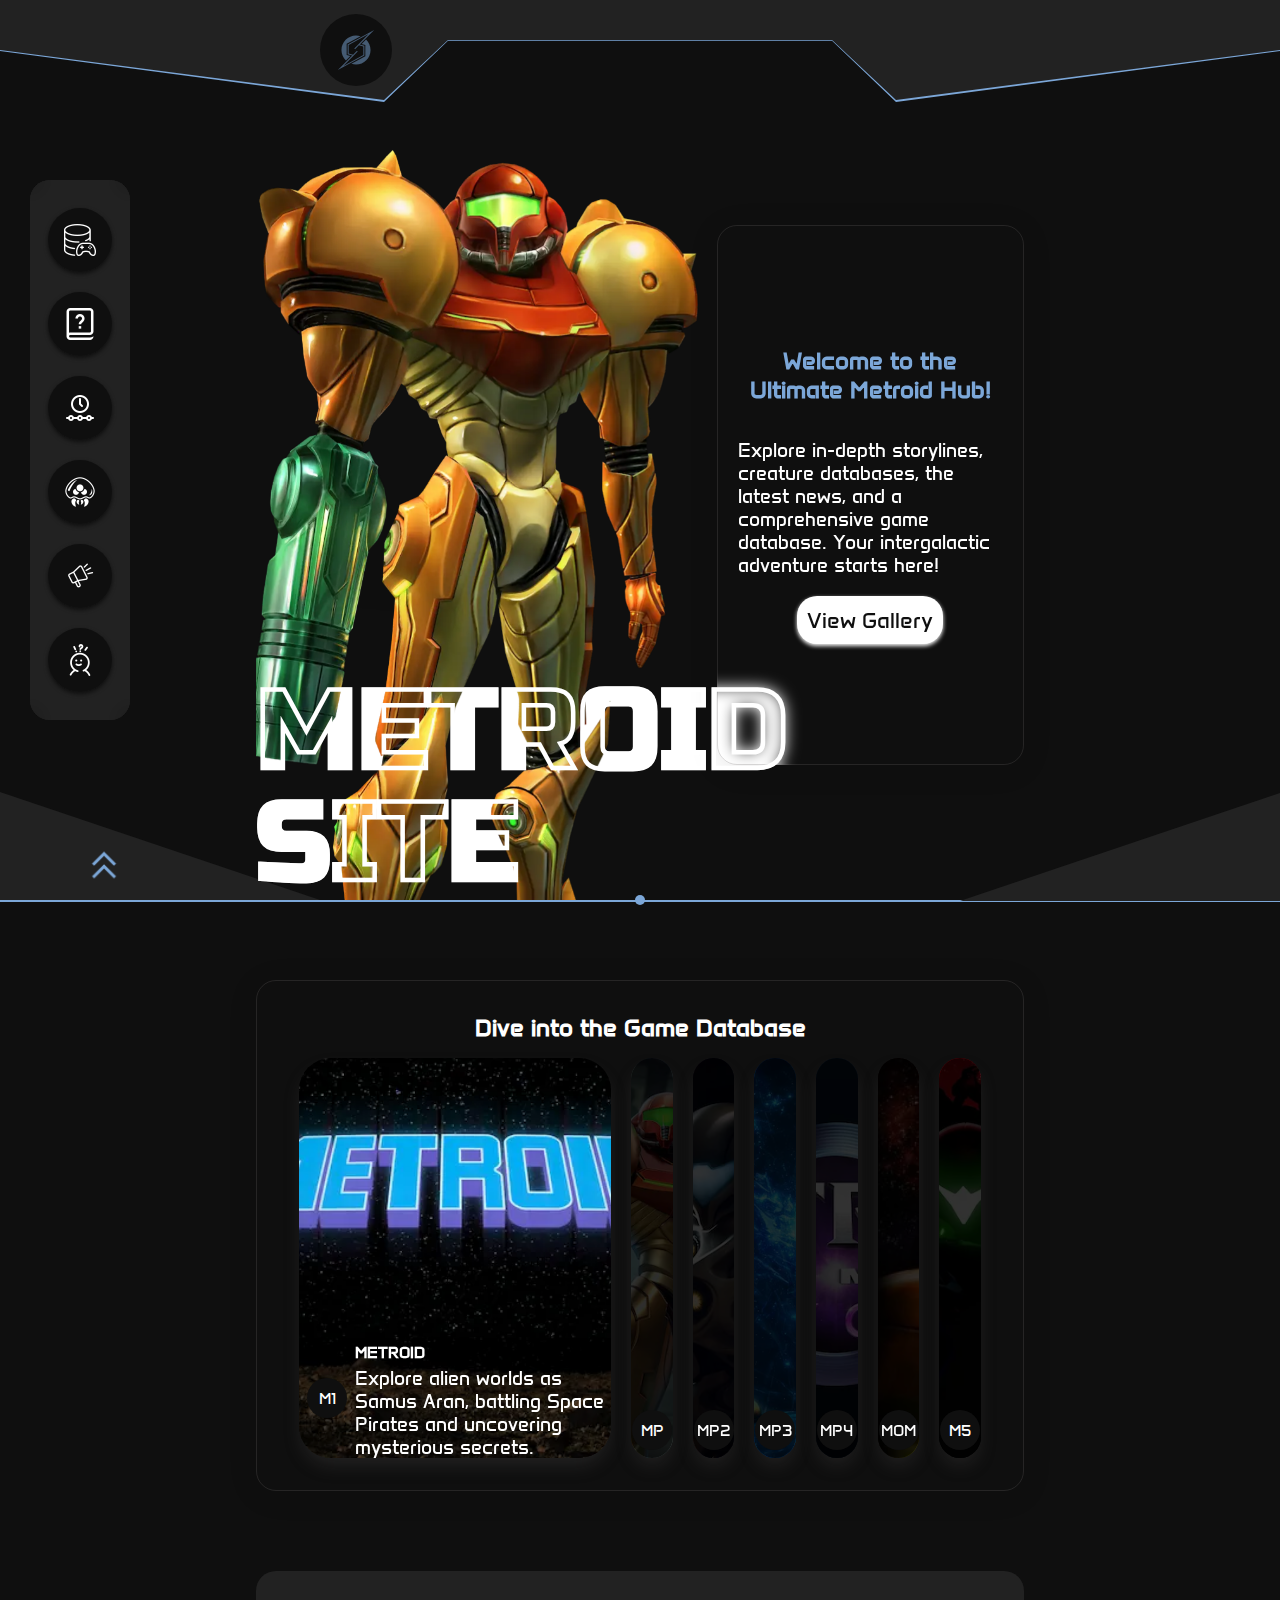
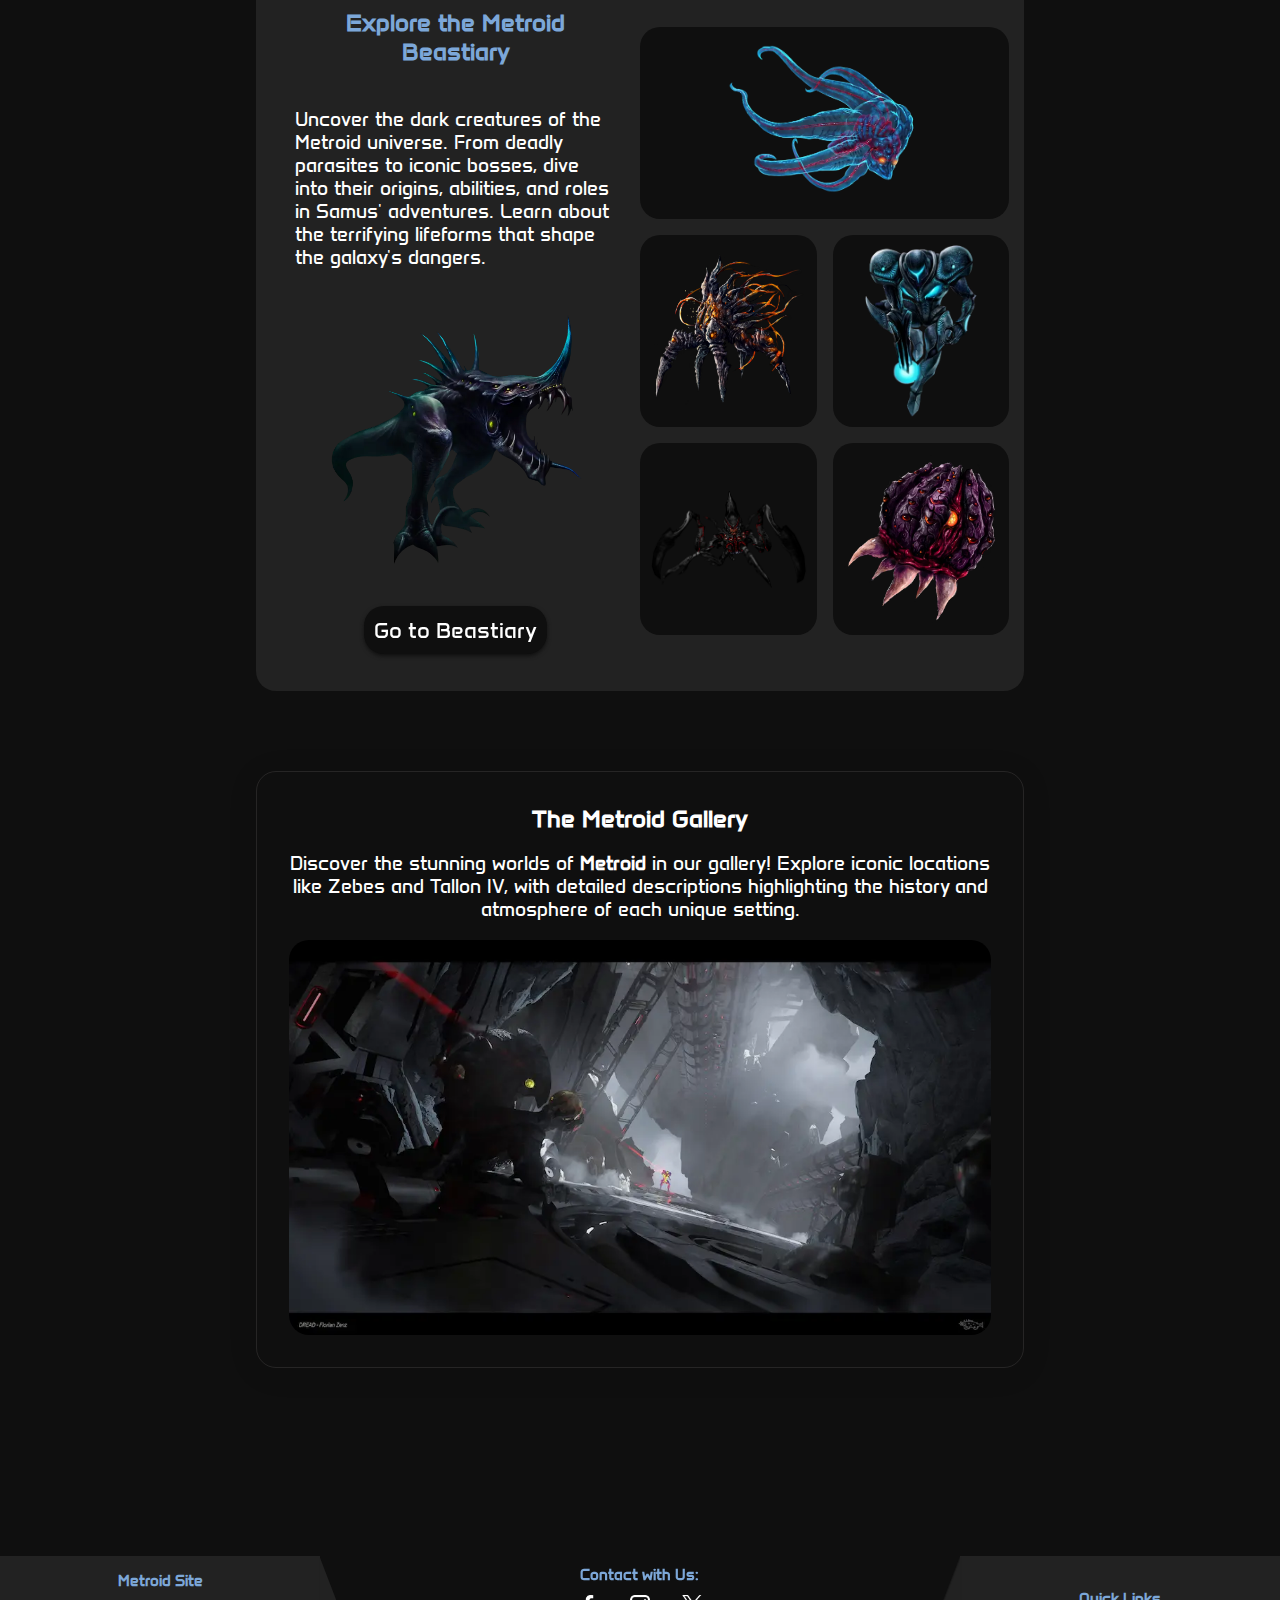
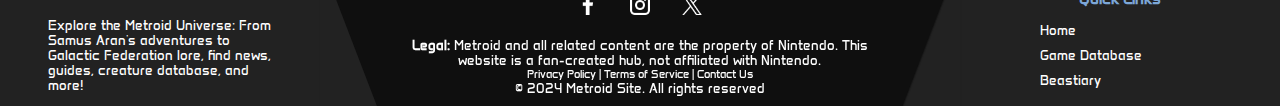
<file: index.html>
<!DOCTYPE html>
<html lang="en">
<head>
  <meta charset="UTF-8">
  <link rel="stylesheet" href="style.css">
  <link rel="preconnect" href="https://fonts.googleapis.com">
  <link rel="preconnect" href="https://fonts.gstatic.com" crossorigin>
  <link href="https://fonts.googleapis.com/css2?family=Anta&family=PT+Sans:ital,wght@0,400;0,700;1,400;1,700&family=Roboto:ital,wght@0,100;0,300;0,400;0,500;0,700;0,900;1,100;1,300;1,400;1,500;1,700;1,900&display=swap" rel="stylesheet">
  <link rel="preconnect" href="https://fonts.googleapis.com">
  <link rel="preconnect" href="https://fonts.gstatic.com" crossorigin>
  <link href="https://fonts.googleapis.com/css2?family=Anta&family=PT+Sans:ital,wght@0,400;0,700;1,400;1,700&family=Roboto:ital,wght@0,100;0,300;0,400;0,500;0,700;0,900;1,100;1,300;1,400;1,500;1,700;1,900&family=Russo+One&display=swap" rel="stylesheet">
  <link rel="icon" href="images/icons/morphball.webp">
  <meta name="viewport" content="width=device-width, initial-scale=1.0">
  <title>Metroid Site</title>
  <script href="script.js"></script>
</head>
<body>
  <header class="header" id="header">
    <div class="header__wrapper">
      <div class="header__shape">
        <a class="header__home-link" href="#">
          <img class="header__home-img" src="images/wallpapers/metroid_S_icon.svg" alt="Metroid 'S' symbol for home page link">
        </a>
        <button class="header__navbar-btn"></button>
      </div>
    </div>
    <nav class="navbar">
      <ul class="navbar__nav">
        <li class="navbar__nav-item">
          <a href="#" class="navbar__link">
            <div class="navbar__item-image-container">
              <img src="images/icons/game-database.png" alt="Game database icon" class="navbar__item-image">
              <div>
                <span class="navbar__item-name">Metroid Series Database</span>
              </div>
            </div>
          </a>
        </li>
        <li class="navbar__nav-item">
          <a href="#" class="navbar__link">
            <div class="navbar__item-image-container">
              <img src="images/icons/guidebook.png" alt="Game database icon" class="navbar__item-image">
              <div>
                <span class="navbar__item-name">Walkthroughs & Guides</span>
              </div>
            </div>
          </a>
        </li>
        <li class="navbar__nav-item">
          <a href="#" class="navbar__link">
            <div class="navbar__item-image-container">
              <img src="images/icons/timeline.png" alt="Game database icon" class="navbar__item-image">
              <div>
                <span class="navbar__item-name">Story Lore and Timeline</span>
              </div>
            </div>
          </a>
        </li>
        <li class="navbar__nav-item">
          <a href="#" class="navbar__link">
            <div class="navbar__item-image-container">
              <img src="images/icons/metroid.png" alt="Game database icon" class="navbar__item-image">
              <div>
                <span class="navbar__item-name">Beastiary</span>
              </div>
            </div>
          </a>
        </li>
        <li class="navbar__nav-item">
          <a href="#" class="navbar__link">
            <div class="navbar__item-image-container">
              <img src="images/icons/news.png" alt="Game database icon" class="navbar__item-image">
              <div>
                <span class="navbar__item-name">News & Updates</span>
              </div>
            </div>
          </a>
        </li>
        <li class="navbar__nav-item">
          <a href="#" class="navbar__link">
            <div class="navbar__item-image-container">
              <img src="images/icons/faq.png" alt="Game database icon" class="navbar__item-image">
              <div>
                <span class="navbar__item-name">FAQs & Help Section</span>
              </div>
            </div>
          </a>
        </li>
      </ul>
    </nav>
  </header>
  <main class="main">
    <section class="main__intro">
      <h1 data-content="METROID SITE">METROID SITE</h1>
      <div class="model"></div>
      <div class="main__intro-container">
        <h2>Welcome to the Ultimate Metroid Hub!</h2>
        <p>Explore in-depth storylines, creature databases, the latest news, and a comprehensive game database. Your intergalactic adventure starts here!</p>
        <button class="main__btn">View Gallery</button>
      </div>
    </section>
    <section class="main__game-database">
      <h2>Dive into the Game Database</h2>
      <div class="main__slider-wrapper">
        <div class="main__slider-images">
          <img src="images/wallpapers/metroid-prime-wallpaper.webp" alt="Metroid Prime wallpaper with samus on the front and the metroid logo" class="slider-image">
          <img src="images/wallpapers/metroid-prime-2-wallpaper.webp" alt="Metroid Prime 2 wallpaper" class="slider-image">
          <img src="images/wallpapers/metroid-prime-3-wallpaper.webp" alt="Metroid Prime 3 wallpaper with samus and dark samus facing each other" class="slider-image">
        </div>
        <button class="slider-btn prev">&#10094</button>
        <button class="slider-btn next">&#10095</button>
      </div>
      <div class="main__card-wrapper">
        <input type="radio" name="slide" id="c1" checked>
        <label for="c1" class="card">
          <div class="row">
            <div class="icon">M1</div>
            <div class="description">
              <h4>Metroid</h4>
              <p>Explore alien worlds as Samus Aran, battling Space Pirates and uncovering mysterious secrets.</p>
            </div>
          </div>
        </label>
        <input type="radio" name="slide" id="c2" >
        <label for="c2" class="card">
          <div class="row">
            <div class="icon">M2</div>
                <div class="description">
                  <h4>Metroid II: Return of Samus</h4>
                    <p>Hunt the Metroids on their homeworld in this atmospheric, iconic sequel.</p>
                </div>
            </div>
        </label>
        <input type="radio" name="slide" id="c3" >
        <label for="c3" class="card">
          <div class="row">
            <div class="icon">SM</div>
              <div class="description">
                  <h4>Super Metroid</h4>
                  <p>Explore expansive worlds, solve mysteries, and defeat powerful enemies in this classic.</p>
                </div>
            </div>
        </label>
        <input type="radio" name="slide" id="c4" >
        <label for="c4" class="card">
          <div class="row">
            <div class="icon">MF</div>
              <div class="description">
                <h4>Metroid Fusion</h4>
                  <p>A thrilling story-driven journey with intense combat and exploration as Samus Aran.</p>
                </div>
            </div>
        </label>
        <input type="radio" name="slide" id="c5" >
        <label for="c5" class="card">
          <div class="row">
            <div class="icon">MP</div>
              <div class="description">
                <h4>Metroid Prime</h4>
                  <p>Experience first-person exploration, combat, and discovery on an alien world.</p>
                </div>
            </div>
        </label>
        <input type="radio" name="slide" id="c6" >
        <label for="c6" class="card">
          <div class="row">
            <div class="icon">MP2</div>
              <div class="description">
                <h4>Metroid Prime 2: Echoes</h4>
                  <p>A dark, atmospheric sequel with dual-world mechanics and complex combat.</p>
                </div>
            </div>
        </label>
        <input type="radio" name="slide" id="c7" >
        <label for="c7" class="card">
          <div class="row">
            <div class="icon">MP3</div>
              <div class="description">
                <h4>Metroid Prime 3: Corruption</h4>
                  <p>A sci-fi adventure with advanced combat, exploration, and story-driven gameplay.</p>
                </div>
            </div>
        </label>
        <input type="radio" name="slide" id="c8" >
        <label for="c8" class="card">
          <div class="row">
            <div class="icon">MP4</div>
              <div class="description">
                <h4>Metroid Prime 4: Beyond</h4>
                  <p>The highly anticipated next chapter in the iconic first-person sci-fi exploration series.</p>
                </div>
            </div>
        </label>
        <input type="radio" name="slide" id="c9" >
        <label for="c9" class="card">
          <div class="row">
            <div class="icon">MOM</div>
              <div class="description">
                <h4>Metroid: Other M</h4>
                  <p>A blend of 2D exploration and 3D action with a focus on story.</p>
                </div>
            </div>
        </label>
        <input type="radio" name="slide" id="c10" >
        <label for="c10" class="card">
          <div class="row">
            <div class="icon">M5</div>
              <div class="description">
                <h4>Metroid Dread</h4>
                  <p>A thrilling, atmospheric return to classic 2D Metroid exploration with modern mechanics.</p>
                </div>
            </div>
        </label>
      </div>
    </section>
    <section class="main__beastiary">
      <div class="main__beastiary-main-content">
        <h2>Explore the Metroid Beastiary</h2>
        <p>Uncover the dark creatures of the Metroid universe. From deadly parasites to iconic bosses, dive into their origins, abilities, and roles in Samus' adventures. Learn about the terrifying lifeforms that shape the galaxy's dangers.</p>
        <img src="images/creatures/MP2/klipartz.webp" alt="metroid prime 2 creature">
        <button class="main__btn">Go to Beastiary</button>      
      </div>
      <div class="main__beastiary-grid">
        <a href="#">
          <img class="beast" src="images/creatures/MP1/metroid-prime-core.webp" alt="metroid prime core form">
        </a>
        <a href="#">
          <img class="beast" src="images/creatures/MP2/lumineon.webp" alt="metroid prime 2 boss creature">
        </a>
        <a href="#">
          <img class="beast" src="images/creatures/MP1/dark-samus-2.webp" alt="dark samus full body posing">
        </a>
        <a href="#">
          <img class="beast" src="images/creatures/MP1/metroid-prime.webp" alt="metroid prime 1 in exoskeleton form">
        </a>
        <a href="#">
          <img class="beast" src="images/creatures/MP1/tallon-metroid.webp".webp" alt="metroid larva">
        </a> 
      </div>
    </section>
    <section class="main__gallery">
      <h2>The Metroid Gallery</h2>
      <p>Discover the stunning worlds of <strong>Metroid</strong> in our gallery! Explore iconic locations like Zebes and Tallon IV, with detailed descriptions highlighting the history and atmosphere of each unique setting.</p>
      <div class="main__slider-wrapper">
        <div class="main__slider-images">
          <img src="images/gallery/metroid-dread.webp" alt="Metroid Dread landscape with a chozo statue and samus" class="slider-image">
          <img src="images/gallery/Tallon4-2.webp" alt="Landscape of tallon 4" class="slider-image">
          <img src="images/gallery/phendrana.webp" alt="landscape of Phendrana Drifts" class="slider-image">
          <img src="images/gallery/prime2-torvus-bog.webp" alt="landscape of Torvus Bog" class="slider-image">
          <img src="images/gallery/prime3-fireworld.webp" alt="landscape from Metroid Prime 3" class="slider-image">
          <img src="images/gallery/SM.webp" alt="Landscape of the landing site in Super Metroid with Samus on her ship" class="slider-image">
          <img src="images/gallery/Tallon4.webp" alt="Landscape of tallon 4" class="slider-image">
          <img src="images/gallery/phazon-mines.webp" alt="landscape of the phazon mines" class="slider-image">
        </div>
        <button class="slider-btn prev">&#10094</button>
        <button class="slider-btn next">&#10095</button>
      </div>
    </section>
    <nav class="side-navbar">
      <div class="left">
        <button class="header__navbar-btn"></button>
      </div>
      <div class="right">

      </div>
    </nav>
  </main>
  <footer class="footer">
    <div class="footer__sides">
      <h3>Metroid Site</h3>
      <p class="footer__content">Explore the Metroid Universe: From Samus Aran's adventures to Galactic Federation lore, find news, guides, creature database, and more!</p>
    </div>
    <ul class="footer__list">
      <li class="footer__list-item">
        <h3>Metroid Site</h3>
        <p class="footer__content">
          Explore the Metroid Universe: From Samus Aran's epic adventures to the deep lore of the Galactic Federation, we're your ultimate source for everything Metroid. News, guides, fan creations, and more await!</p>
      </li>
      <li class="footer__list-item quick--links">
        <h3>Quick Links</h3>
        <a href="index.html">Home</a>
        <a href="#">Game Database</a>
        <a href="#">Beastiary</a>
      </li>
      <li class="footer__list-item contact--us">
        <h3>Contact with Us:</h3>
        <div class="footer__socials-container">
          <a href="#" class="footer__social-links"><img src="images/icons/facebook.png" alt="facebook logo"></a>
          <a href="#" class="footer__social-links"><img src="images/icons/instagram.png" alt="instagram logo"></a>
          <a href="#" class="footer__social-links"><img src="images/icons/twitter.png" alt="twitter logo"></a>
        </div>
      </li>
      <li class="footer__list-item legal--notes">
        <small>
          <p><strong>Legal: </strong>Metroid and all related content are the property of Nintendo. This website is a fan-created hub, not affiliated with Nintendo.</p>
          <a class="legal-links" href="#">Privacy Policy</a><span> | </span> 
          <a class="legal-links" href="#">Terms of Service</a></a><span> | </span> 
          <a class="legal-links" href="#">Contact Us</a>
          <p class="rights">© 2024 Metroid Site. All rights reserved</p>
        </small>
      </li>
    </ul>
    <div class="footer__sides">
      <h3>Quick Links</h3>
      <div>
        <a href="index.html">Home</a>
        <a href="#">Game Database</a>
        <a href="#">Beastiary</a>
      </div>
    </div> 
  </footer>
  <script src="script.js"></script>
</body>
</html>
</file>
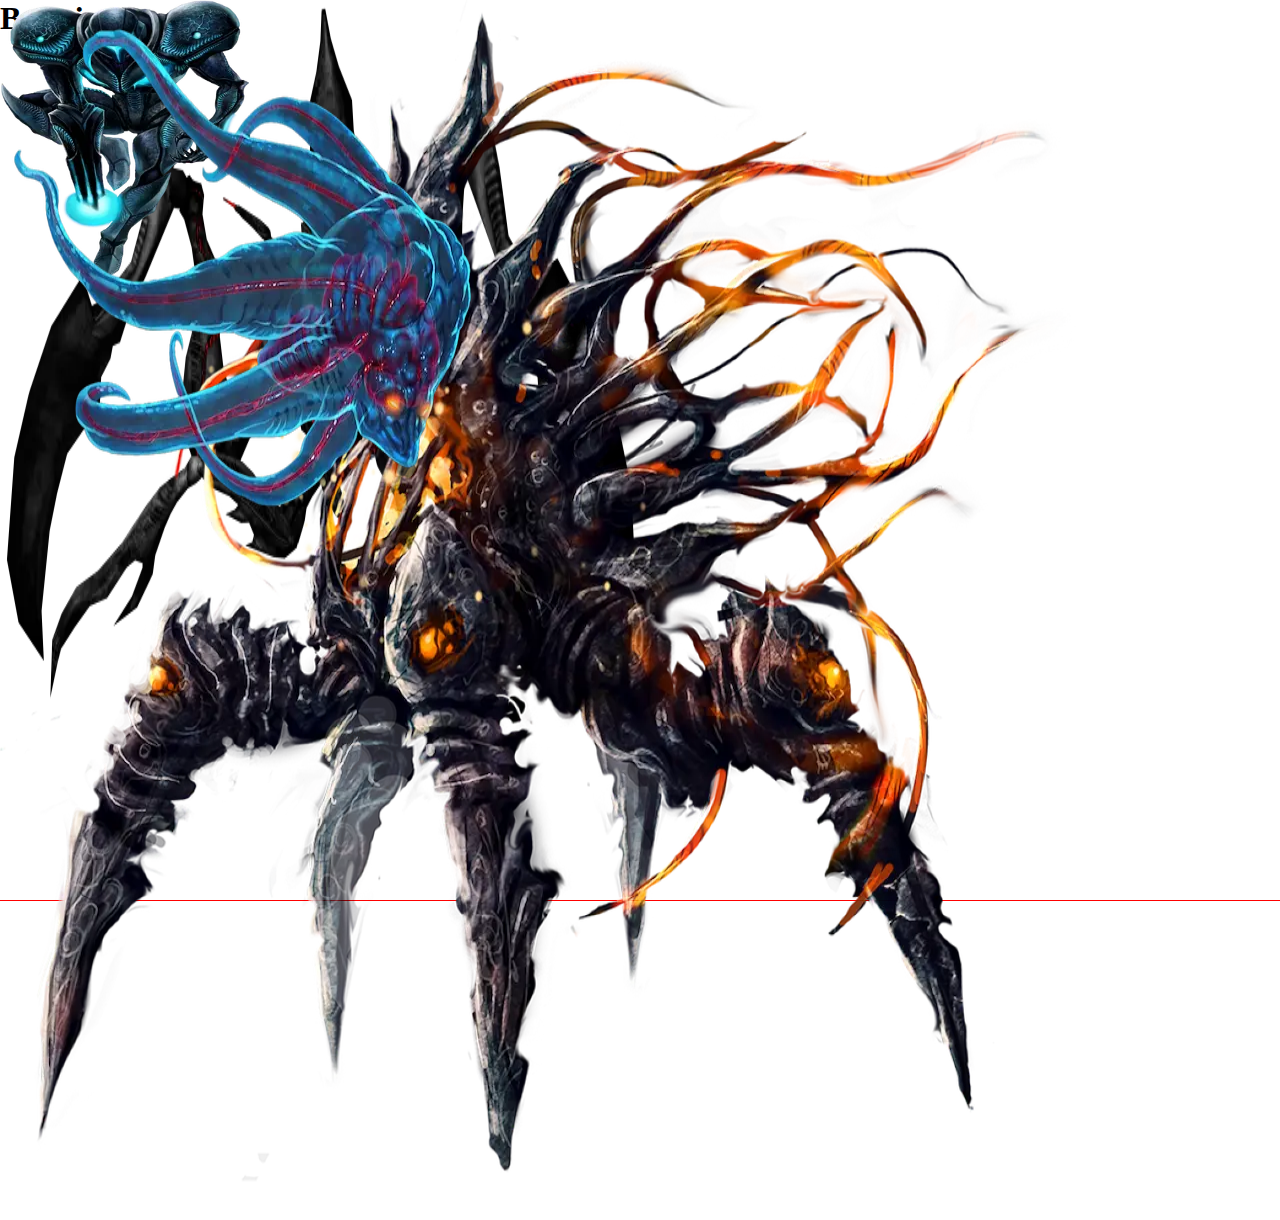
<file: Beastiary/beastiary.html>
<!DOCTYPE html>
<html lang="en">
<head>
  <meta charset="UTF-8">
  <meta name="viewport" content="width=device-width, initial-scale=1.0">
  <link rel="stylesheet" href="beastiary.css">
  <title>Beastiary</title>
</head>
<body>

  <main>
    <section class="main__intro">
      <h1>Beastiary</h1>
      <div class="beastiary-container">
        <img class="beast" src="../images/creatures/MP1/metroid-prime.webp" alt="metroid prime creature">
        <img class="beast" src="../images/creatures/MP2/lumineon.webp" alt="metroid prime 2 boss creature">
        <img class="beast" src="../images/creatures/MP1/dark-samus-2.webp" alt="Dark samus posing down">
        <img class="beast" src="../images/creatures/MP1/metroid-prime-core.webp" alt="metroid prime 2 boss creature">
      </div>
    </section>
  </main>

</body>
</html>
</file>
<file: style.css>
:root{
  --main-back-color: #222;
  --second-back-color: #0F0F0F;
  --third-back-color: #151515;
  --main-phazon-color: #7CA7D8;
  --main-font-color: #fff;
  --main-font-fam: "Anta", sans-serif;
  --second-font-fam: "Russo One", sans-serif;
  --transition: 0.2s ease-out; 
  --border-radius: 20px;
  --paragraph-font-size: 1.2rem;
  --side-bar-dec-width: 25%;
  --main-padding: 15px;
  --side-nav-height: 12dvh;
}

body{
  margin: 0;
  padding: 0;
  background-color: var(--second-back-color);
  box-sizing: border-box;
  display: flex;
  flex-direction: column;
  position: relative;
  overflow-x: hidden;
}

/* -- HEADER START --*/
.header{
  display: flex;
  justify-content: center;
  position: sticky;
  top: 0;
  background-color: var(--main-back-color);
  transition: background-color 0.3s ease;
  z-index: 10;
}

.header__wrapper{
  background-color: var(--second-back-color);
  border-radius: var(--border-radius);
  margin: 10px;
  padding: 5px;
  width: 100%;
}

.header__shape{
  display: flex;
  justify-content: space-between;
}

.header__home-link{
  width: 50px;
  margin-left: 10px;
}

.header__home-img{
  width: 100%;
  height: 100%;
  filter: drop-shadow(0px 100px 0 var(--main-phazon-color));
  transform: translateY(-100px);
}

.header__navbar-btn{
  outline-color: transparent;
  border: none;
  background-color: transparent;
  width: 40px;
  margin-right: 10px;
  cursor: pointer;
  background-image: url(images/icons/double-arrow-left.png);
  background-position: center;
  background-size: contain;
  background-repeat: no-repeat;
  transition: rotate var(--transition);
  z-index: 30;
}

.nav-btn-toggle{
  rotate: 180deg;
}
/* -- HEADER END --*/
/* -- NAVBAR START --*/
.navbar{
  width: 0;
  height: 100dvh;
  position: absolute;
  right: 0;
  top: 0;
  transition: width var(--transition);
  overflow: hidden;
  z-index: 20;
}

.appear{
  width: 100dvw;
}

.navbar__nav{
  list-style: none;
  margin: 0;
  padding: 0;
  display: flex;
  flex-direction: column;
  gap: 20px;
  background-color: #2222228b;
  width: 100%;
  height: 100%;
  padding-top: 80px;
  box-sizing: border-box;
  -webkit-backdrop-filter: blur(10px);
  backdrop-filter: blur(10px);
} 

.navbar__nav-item{
  display: flex;
  justify-content: center;
}

.navbar__link{
  display: flex;
  align-items: center;
  width: 80%;
  position: relative;
  padding: 10px;
  background-color: var(--main-back-color);
  border-radius: var(--border-radius);
  filter: drop-shadow(0 2px 2px var(--second-back-color));
  transition: filter var(--transition);
}

.navbar__link:hover{
  filter: drop-shadow(0 2px 2px #7ca7d83f);
}

.navbar__item-image-container{
  padding: 15px;
  border-radius: var(--border-radius);
  background-color: var(--second-back-color);
  display: flex;
  justify-content: left;
  align-items: center;
  width: 70px;
  transition: width var(--transition), background var(--transition);
}

.navbar__link:hover .navbar__item-image-container, .navbar__link:active .navbar__item-image-container, .navbar__link:hover .navbar__item-image-container div{
  width: 100%;
  background: linear-gradient(90deg, var(--second-back-color) 30%, var(--main-back-color) 60%, #7ca7d83f 100%);
}

.navbar__link:hover .navbar__item-image{
  filter: drop-shadow(0 2000px 0 var(--main-phazon-color));
  transform: translateY(-2000px);
}

.navbar__item-image{
  width: 70px;
  height: 70px;
}

.navbar__link .navbar__item-image-container div{
  display: flex;
  align-items: center;
}

.navbar__item-name{
  position: absolute;
  right: 5%;
  color: var(--main-font-color);
  font-family: var(--main-font-fam);
  font-size: 1.2rem;
}
/* -- NAVBAR END -- */
/* ---------- MAIN CONTENT ---------- */
.main__intro, .main__game-database, .main__gallery, .main__beastiary{
  width: clamp(400px, 850px, 60%);
}

/* -- INTRODUCTION --*/
.main{
  height: 100%;
  display: flex;
  flex-direction: column;
  align-items: center;
  position: relative;
  gap: 5rem;
}

.main__intro{
  height: 80dvh;
  border-radius: var(--border-radius);
  background-color: var(--main-back-color);
  background-position: center;
  background-size: cover;
  background-repeat: no-repeat;
  aspect-ratio: 16/9;
  display: flex;
  flex-direction: column;
  justify-content: center;
  align-items: center;
  margin: 3rem 1rem;
  position: relative;
}

.main__intro h1{
  margin: 0;
  position: relative;
  margin-top: 1rem;
  margin-bottom: auto;
  font-family: var(--second-font-fam);
  line-height: 1em;
  font-size: 3rem;
  color: var(--main-font-color);
}

.main__intro h1::after{
  position: absolute;
  inset: 0 0 0 0;
  content: attr(data-content);
  z-index: 2;
  -webkit-text-stroke: 1px var(--main-font-color);
  color: transparent;
}

.model{
  background-image: url(images/wallpapers/samus-aaran.webp);
  background-size: auto 130%;
  background-repeat: no-repeat;
  background-position: top center;
  width: 100%;
  height: 100%;
  position: absolute;
  top: 0;
  left: 0;
  z-index: 1;
}

.main__intro-container{
  width: 90%;
  height: 50%;
  box-sizing: border-box;
  padding: 20px;
  background: #ffffff00;
  border-radius: var(--border-radius);
  box-shadow: 0 4px 30px #0000001a;
  -webkit-backdrop-filter: blur(7.2px);
  backdrop-filter: blur(7.2px);
  border: 1px solid #6a666640;
  position: absolute;
  display: flex;
  flex-direction: column; 
  justify-content: center;
  z-index: 3;
}

p{
  color: var(--main-font-color);
  font-family: var(--main-font-fam);
  font-size: var(--paragraph-font-size);
}

.main__btn{
  font-family: var(--main-font-fam);
  border: transparent;
  border-radius: var(--border-radius);
  background-color: var(--second-back-color);
  width: max-content;
  font-size: 1.4rem;
  padding: 10px;
  cursor: pointer;
  color: var(--main-font-color);
  filter: drop-shadow(0 2px 2px var(--second-back-color));
  transition: filter var(--transition), background var(--transition);
}

.main__intro-container button{
  margin-bottom: 20px;
}

.main__btn:hover{
  filter: drop-shadow(0 2px 2px #7ca7d8ab);
  background: linear-gradient(90deg, var(--second-back-color) 30%, var(--main-back-color) 60%, #7ca7d83f 100%);
}
/* -- IMAGE SLIDER --*/
.main__game-database{
  padding: 2rem !important;
  box-sizing: border-box;
}

h2{
  text-align: center;
  font-family: var(--main-font-fam);
  color: var(--main-font-color);
  margin-bottom: 1rem;
}

.main__slider-wrapper{
  position: relative;
  max-width: 48rem;
  margin: 0 auto;
  overflow: hidden;
  border-radius: var(--border-radius);
}

.main__slider-images{
  display: flex;
  aspect-ratio: 16/9;
  overflow-x: auto;
  position: relative;
  justify-content: center;
}

.main__slider-images::-webkit-scrollbar {
  display: none;
}

.slider-image{
  display: none;
}

.display-slide{
  display: block;
}

.slider-btn{
  position: absolute;
  opacity: 0;
  top: 0;
  height: 100%;
  border: none;
  cursor: pointer;
  width: 10%;
  font-size: 1.5rem;
  color: #7ca7d856;
  transition: opacity 0.2s linear;
}

.main__slider-wrapper:hover .slider-btn{
  opacity: 1;
}

.prev{
  background: linear-gradient(to right, #00000075 10%, transparent 100%);
}

.next{
  right: 0;
  background: linear-gradient(to left, #00000075 10%, transparent 100%);
}

.main__card-wrapper{
  display: none;
}

/* -- BEASTIARY --*/
.main__beastiary{
  display: flex;
  flex-direction: column;
  background-color: var(--main-back-color);
  border-radius: var(--border-radius);
  padding: var(--main-padding);
  box-sizing: border-box;
  position: relative;
}

.main__beastiary-main-content{
  padding: 2rem;
  display: flex;
  flex-direction: column;
  justify-content: space-evenly;
  align-items: center;
}

.main__beastiary h2{
  margin: 0;
  text-align: start;
  color: var(--main-phazon-color);
}

.main__beastiary img{
  width: 80%;
}

.main__beastiary-main-content button{
  margin-top: 1rem;
}

.main__beastiary-grid{
  display: none;
}

/* Main Gallery */
.main__gallery, .main__game-database{
  border-radius: var(--border-radius);
  padding: var(--main-padding);
  box-shadow: 0 4px 30px #0000001a;
  border: 1px solid #6a666640;
}

.main__gallery h2{
  margin: 0;
}

/* --------- END OF MAIN SECTION -------- */
/* -- FOOTER -- */
footer{
  border-top: 2px solid var(--main-font-color);
  margin-top: 50px;
  font-family: var(--main-font-fam);
  font-size: 0.8rem;
  overflow: hidden;
  position: relative;
  display: flex;
  justify-content: center;
}

.footer__sides{
  display: none;
}

.footer__list{
  list-style: none;
  width: 70%;
  padding: 10px;
  margin:0;
  display: flex;
  gap: 10px;
  flex-direction: column;
  justify-content: center;
  align-items: center;
  color: var(--main-font-color);
  text-align: center;
}

.footer__list-item{
  width: 100%;
  font-size: 0.8rem;
  display: flex;
  flex-direction: column;
  justify-content: center;
  align-items: center;
}

.footer__list-item h3{
  color: var(--main-phazon-color);
  margin: 0;
  margin-bottom: 5px;
  padding: 0;
}

.footer__list-item p{
  margin: 0;
  font-size: 0.8rem;
}

.quick--links{
  display: none;
}

.contact--us{
  gap: 0.4rem;
}

.footer__socials-container{
  display: flex;
  gap: 2rem;
}

.footer__social-links img{
  width: 20px;
  height: 20px;
  filter: drop-shadow(0px -200px 0 var(--main-font-color));
  transform: translateY(200px);
}

.legal--notes small a, .footer__sides a{
  text-decoration: none;
  color: var(--main-font-color);
}

.legal--notes small a:hover, .footer__sides a:hover{
  text-decoration: underline;
  color: var(--main-phazon-color);
}
/*-- END OF FOOTER */

/* -- MEDIA QUERIES --*/

/* Desktop */
@media screen and (min-width:1200px){

  .header{
    background-color: transparent;
    position: fixed;
    width: 100%;
  }

  .header__wrapper{
    position: relative;
    width: 100%;
    height: 100px;
    margin: 0;
    padding: 0;
    background-color: transparent;
  }

  .header__wrapper::before {
    content: "";
    position: absolute;
    left: 0;
    right: 0;
    border: 51px solid var(--main-phazon-color);
    clip-path: polygon(0 0, 100% 0, 100% 50%, 70% 100%, 65% 40%, 35% 40%, 30% 100%, 0 50%);
  }

  .header__shape{
    background-color: var(--main-back-color);
    width: 100%;
    height: 100%;
    position: relative;
    clip-path: polygon(0 0, 100% 0, 100% 50%, 70% 100%, 65% 40%, 35% 40%, 30% 100%, 0 50%);
    justify-content: start;
    align-items: center;
  }

  .header__home-link{
    width: 4.5rem;
    height: 4.5rem;
    padding: 10px;
    border-radius: 50%;
    box-sizing: border-box;
    background-color: var(--second-back-color);
    margin-left: 25%;
  }

  .header__shape button{
    display: none;
  }

  .header__navbar-btn{
    width: 3rem;
    height: 3rem;
    position: absolute;
    top: 45%;
    left: 80px;
    rotate: 90deg;
  }

  .nav-btn-toggle{
    rotate: 180deg;
  }

  /* Main intro section */
  .main__intro, .main__game-database, .main__beastiary, .main__gallery{
    width: 60%;
    box-sizing: border-box;
  }


  .main__intro{
    height: 100dvh;
    display: flex;
    flex-direction: column;
    justify-content: center;
    align-items: center;
    position: relative;
    background-color: transparent;
    margin: 0;
  }

  .main__intro::after{
    content: '';
    position: absolute;
    width: 100dvw;
    height: 2px;
    bottom: -2px;
    background-color: var(--main-phazon-color);
  }

  .main__intro::before{
    content: '';
    position: absolute;
    width: 10px;
    height: 10px;
    bottom: -5px;
    border-radius: 50%;
    background-color: var(--main-phazon-color);
  }
  
  .main__intro h1{
    width: min-content;
    margin: 0;
    position: relative;
    margin-top: auto;
    margin-right: auto;
    font-family: var(--second-font-fam);
    line-height: 1em;
    font-size: 7rem;
    color: var(--main-font-color);
  }
  
  .main__intro h1::after{
    position: absolute;
    inset: 0 0 0 0;
    content: attr(data-content);
    z-index: 2;
    -webkit-text-stroke: 1px var(--main-font-color);
    color: transparent;
  }
  
  .model{
    background-image: url(images/wallpapers/samus-aaran.webp);
    background-size: auto 120%;
    background-repeat: no-repeat;
    background-position: -15% -70%;
    width: 100%;
    height: 100%;
    margin: 0;
    z-index: 1;
  }

  .main__intro-container{
    width: 40%;
    height: 60%;
    box-sizing: border-box;
    padding: 20px;
    background: #ffffff00;
    border-radius: var(--border-radius);
    box-shadow: 0 4px 30px #0000001a;
    backdrop-filter: blur(7.2px);
    -webkit-backdrop-filter: blur(7.2px);
    border: 1px solid #6a666640;
    position: absolute;
    top: 25%;
    right: 0;
    display: flex;
    flex-direction: column;
    align-items: center; 
    justify-content: center;
    text-align: start;
    z-index: 1;
  }
  
  .main__intro-container h2{
    color: var(--main-phazon-color);
    font-size: 1.5rem;
  }

  .main__intro-container p{
    color: var(--main-font-color);
    font-family: var(--main-font-fam);
    font-size: var(--paragraph-font-size);
  }
  
  .main__intro-container button{
    background-color: var(--main-font-color);
    color: var(--second-back-color);
    filter: drop-shadow(0 2px 2px var(--main-font-color));
  }

  .main__intro-container button:hover{
    filter: drop-shadow(0 2px 2px #7ca7d8ab);
    background: linear-gradient(90deg, var(--main-font-color) 30%, #c5c5c5 60%, #7ca7d83f 100%);
  }

  /* First card slider */
  .main__game-database .main__slider-wrapper{
    display: none;
  }

  .main__game-database h2{
    text-align: center;
    margin: 0;
    margin-bottom: 1rem;
  }

  .main__card-wrapper {
    height: 400px;
    display: flex;
    flex-wrap: nowrap;
    justify-content: center;
  }

  .card {
    width: 5rem;
    border-radius: 2rem;
    background-size: cover;
    cursor: pointer;
    overflow: hidden;
    margin: 0 10px;
    display: flex;
    align-items: end;
    transition: .3s cubic-bezier(.28,-0.03,0,.99);
    box-shadow: 0px 10px 20px -5px #6a666640;
    background-position: center; 
    background-size: cover; 
    background-repeat: no-repeat; 
    position: relative;
  }

  .card:nth-child(4), .card:nth-child(6), .card:nth-child(8){
    display: none;
  }

  .card:hover{
    transform: scale(1.05);
  }

  .card::after{
    content: '';
    position: absolute;
    width: 100%;
    height: 100%;
    background-color: transparent;
    -webkit-backdrop-filter: brightness(20%);
    backdrop-filter: brightness(20%);
  }

  .card > .row {
    width: 100%;
    height: 30%;
    font-family: var(--main-font-fam);
    color: white;
    display: flex;
    justify-content: center;
    align-items: flex-end;
    cursor: pointer;
    z-index: 2;
    transition: background-color var(--transition);
  }

  .card > .row > .icon {
    background: var(--second-back-color);
    border-radius: 50%;
    min-width: 2.5rem;
    min-height: 2.5rem;
    margin: 0.5rem;
    display: flex;
    justify-content: center;
    align-items: center;
    position: relative;
  }

  .icon::after{
    content: attr(data-content);
    position: absolute;
    transition: background-color var(--transition), content var(--transition);
  }

  .card > .row > .description {
    display: none;
    justify-content: center;
    flex-direction: column;
    overflow: hidden;
    min-width: 85%;
    height: 100%;
    transform: scaleX(0);
    transition: all .3s ease;
    color: var(--main-font-color);
  }

  .description p {
    padding: 0;
    margin: 0;
  }

  .description h4 {
    text-transform: uppercase;
    margin: 5px 0;
  }

  input {
    display: none;
  }

  input:checked + label {
    width: 600px;
    cursor: auto;
  }

  input:checked + label:hover{
    transform: scale(1);
  }

  input:checked + .card::after {
    -webkit-backdrop-filter: brightness(100%);
    backdrop-filter: brightness(100%);
  }

  input:checked + .card > .row{
    background-color: #00000090;
    /* background: linear-gradient(to bottom, transparent 20%, #000000 50%); */
    justify-content: space-evenly;
  }

  input:checked + .card > .row:hover{
    background-color: #000000a1;
  }

  input:checked + .card > .row:hover > .icon::after{
    content: "GO!";
    position: absolute;
    width: 100%;
    height: 100%;
    border-radius: inherit;
    display: inherit;
    justify-content: inherit;
    align-items: inherit;
    background-color: inherit;
    color: var(--main-phazon-color);
  }

  input:checked + .card > .row > .icon{
    align-self: center;
  }

  input:checked + .card > .row > .description {
    display: flex;
    transform: scaleX(1);
  }

  .card[for="c1"] {
    background-image: url('images/wallpapers/metroid1.webp');
  }

  .card[for="c2"] {
    background-image: url('images/wallpapers/metroid2.webp');
  }

  .card[for="c3"] {
    background-image: url('images/wallpapers/metroid3.webp');
  }

  .card[for="c4"] {
    background-image: url('images/wallpapers/metroid-fusion.webp');
  }

  .card[for="c5"] {
      background-image: url('images/wallpapers/metroid-prime-remastered-samus.webp');
  }
  .card[for="c6"] {
      background-image: url('images/wallpapers/mp2.webp');
  }
  .card[for="c7"] {
      background-image: url('images/wallpapers/metroid-prime-3-wallpaper.webp');
  }

  .card[for="c8"] {
    background-image: url('images/wallpapers/mp4.webp');
  }

  .card[for="c9"] {
      background-image: url('images/wallpapers/metroid-otherM.webp');
  }

  .card[for="c10"] {
    background-image: url('images/wallpapers/metroid-dread.webp');
  }

  /* Main beastiary */
  .main__beastiary{
    height: 80dvh;
    display: grid;
    grid-template-columns: repeat(2, 1fr);
    justify-items: center;
    align-items: center;
  }

  .main__beastiary-main-content{
    display: flex;
    flex-direction: column;
    height: 100%;
    justify-content: space-evenly;
    align-items: center;
    padding: 1.5rem;
  }

  .main__beastiary-main-content h2{
    text-align: center;
    color: var(--main-phazon-color);
  }

  .main__beastiary-main-content button{
    align-self: center !important;
  }

  .main__beastiary-grid{
    display: grid;
    grid-template-columns: repeat(2, 1fr);
    grid-template-rows: repeat(3, 12rem);
    justify-items: center;
    gap: 1rem;
  }

  .main__beastiary-grid a{
    min-width: 100%;
    height: 100%;
    border-radius: var(--border-radius);
    background-color: var(--second-back-color);
    display: flex;
    justify-content: center;
    overflow: hidden;
    padding: 10px;
    box-sizing: border-box;
  }

  .main__beastiary-grid a:first-child{
    grid-column: span 2;
  }

  .main__beastiary-grid a:hover > img{
    width: 110%;
    height: 110%;
  }

  .main__beastiary-grid img{
    width: 100%;  
    height: 100%;
    object-fit: contain;
    transition: height var(--transition), width var(--transition);
  }

  /* Main Gallery */
  .main__gallery{
    padding: 2rem;
  }

  .main__gallery h2{
    text-align: center;
  }

  .main__gallery p{
    text-align: center;
  }

  /*Side Nav-bar*/
  .navbar{
    position: fixed;
    width: 100px;
    height: 60dvh;
    left: 30px;
    top: 50%;
    transform: translateY(-50%);
    border-radius: var(--border-radius);
    background-color: var(--main-back-color);
    overflow: visible;
    transition: transform var(--transition);
    transform-origin: bottom;
  }

  .appear{
    transform: translateY(-50%) scaleY(0);
  }

  .navbar__nav{
    padding: 0;
    justify-content: center;
    align-items: center;
    border-radius: var(--border-radius);
  }
  
  .navbar__nav-item{
    width: 4rem;
    height: 4rem;
  }

  .navbar__link{
    padding: 0;
    width: 100%;
    border-radius: 50%;
    position: relative;
  }

  .navbar__item-image-container, .navbar__item-image-container div{
    padding: 0;
    width: 100%;
    height: 100%;
    border-radius: 50%;
    display: flex;
    justify-content: center;
    align-items: center;
    position: relative;
  }

  .navbar__item-image{
    width: 50%;
    height: 50%;
  }

  .navbar__item-image-container div{
    position: absolute;
    left: 30%;
    justify-content: end;
    width: 0;
    border-radius: var(--border-radius);
    overflow: hidden;
    transition: width var(--transition), background var(--transition);
    z-index: -1;
  }

  .navbar__link:hover .navbar__item-image-container div{
    width: 320px;
  }

  .navbar__item-image-container div span{
    display: block;
    width: max-content;
  }

  .navbar__item-name{
    display: none;
  }

  .side-navbar{
    position: sticky;
    background-color: transparent;
    width: 100%;
    height: var(--side-nav-height);
    bottom: 0;
    display: flex;
    justify-content: space-between;
  }

  .left, .right{
    width: var(--side-bar-dec-width);
    height: 100%;
    background-color: var(--main-back-color);
    clip-path: polygon(0 0, 0 100%, 100% 100%);
    position: relative;
  }

  .right{
    transform: rotateY(180deg);
    translate: 0 1px;
  }

  /*footer nav section */
  .footer{
    --inclination: 18%;
    margin-top: 0;
    height: 150px;
    justify-content: space-between;
    border: none;
  }

  .footer__sides{
    display: flex;
    flex-direction: column;
    justify-content: center;
    align-items: center;
    min-width: var(--side-bar-dec-width);
    max-width: var(--side-bar-dec-width);
    background-color: var(--main-back-color);
    position: relative;
  }

  .footer__sides::after{
    content: '';
    position: absolute;
    background-color: inherit;
    clip-path: polygon(0 0, 0% 100%, 100% 100%);
    width: var(--inclination);
    height: 100%;
    right: calc(var(--inclination)*-0.99);
  }

  .footer__sides:last-child::after{
    left: calc(var(--inclination)*-0.99);
    transform: rotateY(180deg);
  }

  .footer__sides h3{
    color: var(--main-phazon-color);
  }

  .footer__sides p{
    width: 70%;
    font-size: 0.8rem;
  }

  .footer__sides div{
    display: flex;
    width: 50%;
    flex-direction: column;
    gap: 10px;
  }

  .footer__list{
    max-width: calc(100% - var(--side-bar-dec-width)*2 - var(--inclination)*0.66);
    padding: 0;
    gap: 20px;
  }
  
  .footer__list-item:first-child, .footer__list-item:nth-child(2){
    display: none;
  }
}

/* ----------- Ultra-wide screens ---------------- */
@media (min-width: 1600px) {
  .main__intro h1{
    font-size: 10rem;
  }
  
  .model{
    background-size: auto 130%;
    background-position: 10% -20%;
  }
  
  .main__intro-container{
    height: 70%;
    top: 20%;
  }
  
  .main__intro-container h2{
    font-size: 2rem;
  }
  
  .main__card-wrapper {
    height: 400px;
    flex-direction: row;
    flex-wrap: nowrap;
    justify-content: start;
  }
  
  .card:nth-child(2), .card:nth-child(4), .card:nth-child(6), .card:nth-child(8){
    display: flex;
  }
  
  /*Side Nav-bar*/
  .navbar{
    width: 120px;
    height: 70dvh;
    left: 40px;
  }
  
  .navbar__nav-item{
    width: 5rem;
    height: 5rem;
  }
}
</file>
<file: Beastiary/beastiary.css>
body{
  margin: 0;
  padding: 0;
  box-sizing: border-box;
}

h1{
  position: absolute;
  margin: 0;
}

.main__intro{
  width: 100%;
  height: 100dvh;
  outline: 1px solid red;
  position: relative;
}

.beastiary-container{
  outline: 1px solid red;
  position: absolute;
  width: 100%;
  height: 100%;
}

.beast{
  position: absolute;
  aspect-ratio: 8/9;
}
</file>
